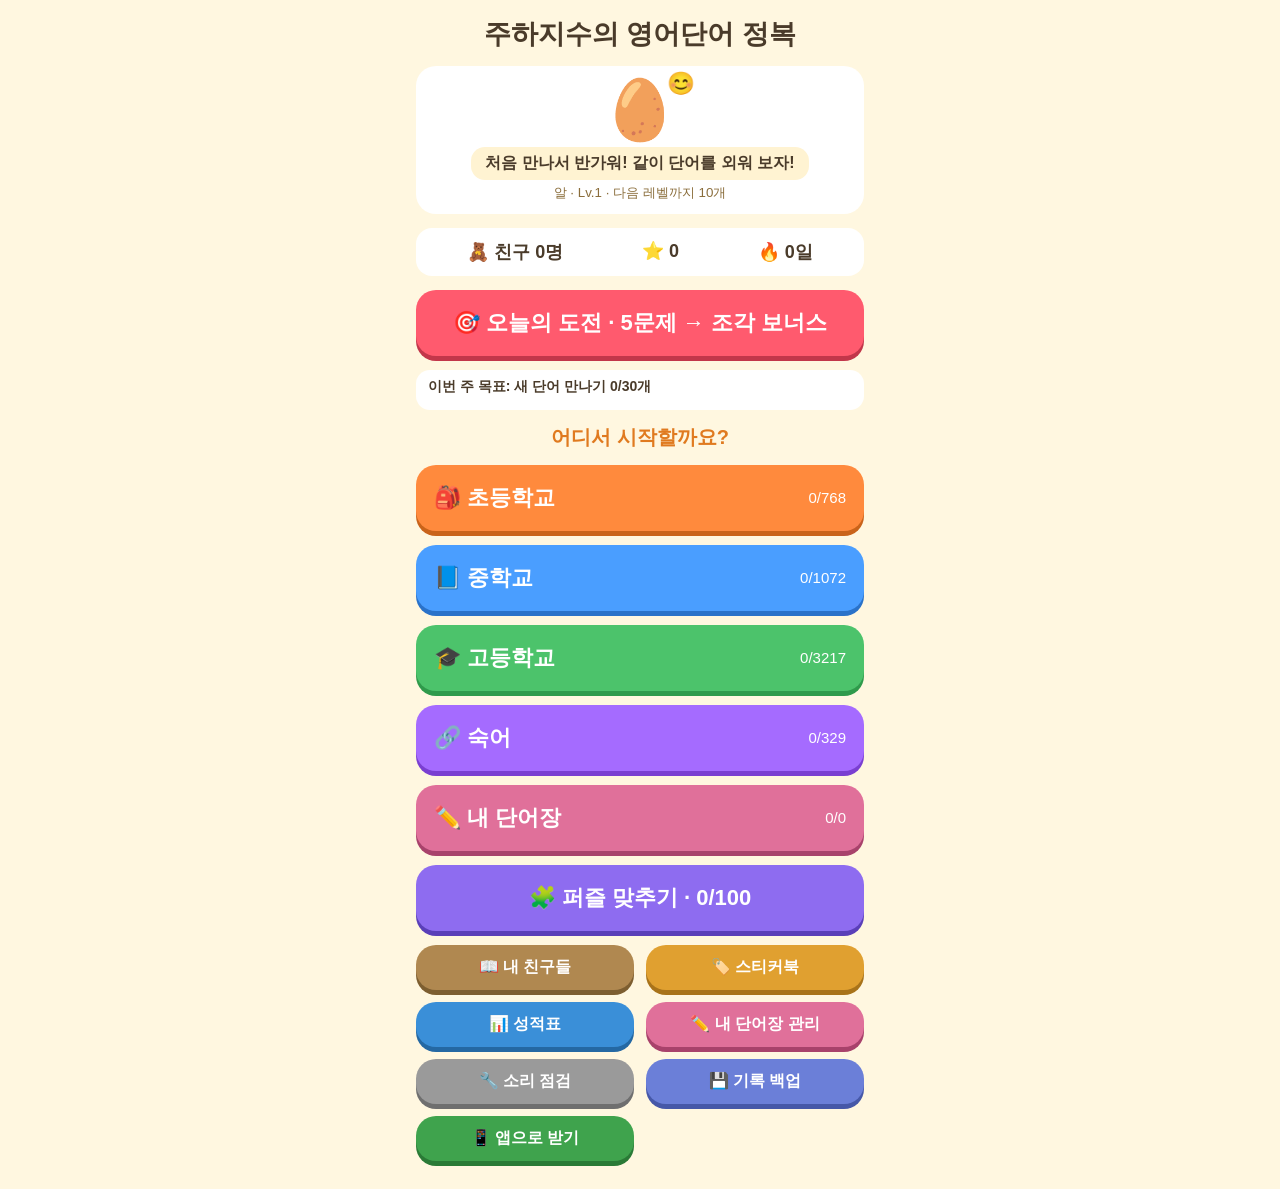
<file: index.html>
<!doctype html>
<html lang="ko">
<head>
<meta charset="utf-8">
<meta name="viewport" content="width=device-width,initial-scale=1,viewport-fit=cover">
<meta name="theme-color" content="#fff7e0">
<meta name="description" content="초등학생부터 고등학생까지, 게임으로 외우는 영어 단어">
<title>주하지수의 영어단어 정복</title>
<link rel="stylesheet" href="style.css">
</head>
<body>
<main id="app"></main>
<!-- 읽는 순서: 단어(words-*) -> 품사(pos) -> 친구(friends) -> 예문(ex-*) -> 소리(sound) -> 게임(game) -> 내 단어장(custom) -> 매일 요소(daily) -> 첫 화면(home) -> 백업(backup) -> 그림(scenes) -> 가족 사진(photos) -> 퍼즐(puzzle) -> 시작(start). 전역 이름은 wd 로 시작 -->
<script src="words-1.js"></script>
<script src="words-1b.js"></script>
<script src="words-1c.js"></script>
<script src="words-2.js"></script>
<script src="words-2b.js"></script>
<script src="words-2c.js"></script>
<script src="words-2d.js"></script>
<script src="words-3.js"></script>
<script src="words-3b.js"></script>
<script src="words-3c.js"></script>
<script src="words-3d.js"></script>
<script src="words-3e.js"></script>
<script src="words-3f.js"></script>
<script src="words-3g.js"></script>
<script src="words-3h.js"></script>
<script src="words-3i.js"></script>
<script src="words-idiom.js"></script>
<script src="words-idiom2.js"></script>
<script src="pos.js"></script>
<script src="friends.js"></script>
<script src="ex-1.js"></script>
<script src="ex-2.js"></script>
<script src="ex-3.js"></script>
<script src="ex-4.js"></script>
<script src="ex-5.js"></script>
<script src="ex-6.js"></script>
<script src="ex-7.js"></script>
<script src="ex-8.js"></script>
<script src="ex-9.js"></script>
<script src="ex-10.js"></script>
<script src="ex-11.js"></script>
<script src="ex-12.js"></script>
<script src="ex-13.js"></script>
<script src="ex-14.js"></script>
<script src="sound.js"></script>
<script src="game.js"></script>
<script src="custom.js"></script>
<script src="daily.js"></script>
<script src="home.js"></script>
<script src="backup.js"></script>
<script src="scenes.js"></script>
<script src="photos.js"></script>
<script src="puzzle.js"></script>
<script src="start.js"></script>
</body>
</html>
</file>
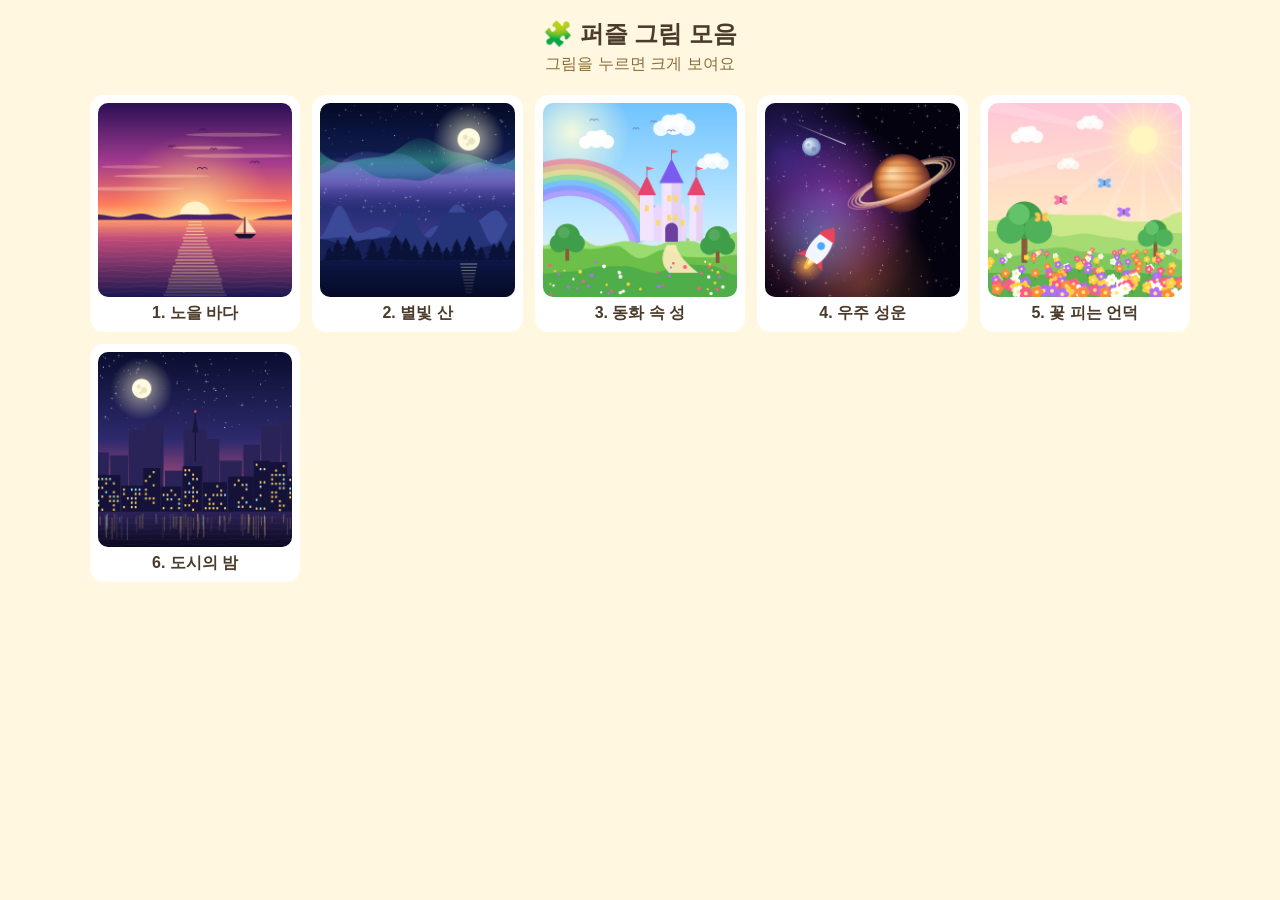
<file: gallery.html>
<!doctype html>
<html lang="ko">
<head>
<meta charset="utf-8">
<meta name="viewport" content="width=device-width,initial-scale=1">
<title>퍼즐 그림 모음</title>
<style>
  body { margin: 0; background: #fff7e0; color: #4a3b2a; font-family: "Malgun Gothic", "Apple SD Gothic Neo", sans-serif; }
  h1 { text-align: center; font-size: 24px; margin: 18px 8px 4px; }
  p { text-align: center; margin: 0 8px 8px; color: #8a6d3b; }
  .g { display: grid; grid-template-columns: repeat(auto-fill, minmax(200px, 1fr)); gap: 12px; padding: 12px; max-width: 1100px; margin: auto; }
  .c { background: #fff; border-radius: 14px; padding: 8px; text-align: center; font-weight: bold; }
  .c img { width: 100%; border-radius: 10px; display: block; margin-bottom: 6px; cursor: zoom-in; }
  #big { position: fixed; inset: 0; background: #000c; display: none; align-items: center; justify-content: center; z-index: 9; }
  #big img { max-width: 96vw; max-height: 96vh; border-radius: 12px; }
</style>
</head>
<body>
<h1>🧩 퍼즐 그림 모음</h1>
<p>그림을 누르면 크게 보여요</p>
<div class="g" id="g"></div>
<div id="big" onclick="this.style.display='none'"><img id="bigimg"></div>
<!-- 퍼즐에서 쓰는 그림 그리기 파일을 그대로 가져다 쓴다 -->
<script src="scenes.js"></script>
<script src="puzzle.js"></script>
<script>
  WD_THEMES.forEach(function (t, i) {
    var src = wdPzPicture(i), d = document.createElement('div');
    d.className = 'c';
    d.innerHTML = '<img src="' + src + '" alt="' + t.name + '">' + (i + 1) + '. ' + t.name;
    d.firstChild.onclick = function () { document.getElementById('bigimg').src = src; document.getElementById('big').style.display = 'flex'; };
    document.getElementById('g').appendChild(d);
  });
</script>
</body>
</html>
</file>
<file: style.css>
* { box-sizing: border-box; -webkit-tap-highlight-color: transparent; user-select: none; }
html, body { margin: 0; min-height: 100%; background: #fff7e0; color: #4a3b2a;
  font-family: "Malgun Gothic", "Apple SD Gothic Neo", sans-serif; }
#app { max-width: 480px; margin: 0 auto; min-height: 100vh; padding: 16px 16px 28px;
  display: flex; flex-direction: column; gap: 14px; justify-content: center; }
h1 { margin: 0; text-align: center; font-size: 34px; }
.stats { display: flex; justify-content: space-around; font-size: 18px; font-weight: bold;
  background: #fff; border-radius: 16px; padding: 12px; }
.btn { border: 0; border-radius: 20px; padding: 18px; font-size: 22px; font-weight: bold; color: #fff;
  background: #ff8a3d; box-shadow: 0 5px 0 #c9631a; }
.btn:active { transform: translateY(4px); box-shadow: 0 1px 0 #c9631a; }
.btn.green { background: #4cc36b; box-shadow: 0 5px 0 #2f9a4b; }
.btn.blue { background: #4a9eff; box-shadow: 0 5px 0 #2a72c9; }
.btn.small { padding: 10px; font-size: 18px; }
.top { display: flex; align-items: center; gap: 10px; }
.top .x { border: 0; background: #fff; border-radius: 12px; font-size: 18px; padding: 8px 12px; }
.bar { flex: 1; height: 14px; background: #ffe0a8; border-radius: 9px; overflow: hidden; }
.bar i { display: block; height: 100%; background: #4cc36b; transition: width .3s; }
.big { font-size: 110px; text-align: center; line-height: 1.1; }
.word { font-size: 46px; font-weight: bold; text-align: center; }
.ko { font-size: 26px; text-align: center; color: #8a6d3b; }
.tag { text-align: center; font-size: 20px; font-weight: bold; color: #e07a1f; }
.grid2 { display: grid; grid-template-columns: 1fr 1fr; gap: 12px; }
.opt { background: #fff; border: 3px solid #ffd58a; border-radius: 20px; padding: 14px 6px;
  font-size: 64px; min-height: 110px; }
.opt.t { font-size: 28px; font-weight: bold; color: #4a3b2a; }
.good { background: #c9f5d4 !important; border-color: #4cc36b !important; }
.bad { background: #ffd3d3 !important; border-color: #e55 !important; animation: shake .3s; }
@keyframes shake { 25% { transform: translateX(-8px); } 75% { transform: translateX(8px); } }
.slots, .tiles { display: flex; flex-wrap: wrap; gap: 8px; justify-content: center; }
.slot { width: 44px; height: 56px; border-bottom: 4px solid #c9a15a; font-size: 36px;
  font-weight: bold; text-align: center; }
.tile { width: 54px; height: 58px; border-radius: 12px; border: 0; background: #ffb74d;
  font-size: 30px; font-weight: bold; color: #fff; box-shadow: 0 4px 0 #d98a1f; }
.tile:disabled { opacity: .2; }
.dex { display: grid; grid-template-columns: repeat(4, 1fr); gap: 8px; }
.card { background: #fff; border-radius: 14px; text-align: center; padding: 8px 2px; font-size: 38px; }
.card small { display: block; font-size: 12px; color: #8a6d3b; }
.card.part { opacity: .55; }
.card.lock { filter: grayscale(1); opacity: .35; }
.friends { text-align: center; font-size: 44px; }
.sm .slot{width:30px;font-size:28px}
.sm .tile{width:44px}
.lvbtn{display:flex;justify-content:space-between;align-items:center;text-align:left}
.lvbtn small{font-size:15px;font-weight:normal}
.tabs{display:flex;gap:8px}
.tabs .btn{flex:1;padding:10px;font-size:16px}
.row{display:flex;justify-content:space-between;background:#fff;border-radius:12px;padding:10px 14px;font-size:18px}
.row.lock{opacity:.35}
.row.part{opacity:.7}
.opt.k{font-size:24px;font-weight:bold;color:#4a3b2a;word-break:keep-all}
.btn.purple{background:#a56bff;box-shadow:0 5px 0 #7a3fd1}
.pos{display:inline-block;border-radius:10px;padding:2px 10px;font-size:15px;font-weight:bold;color:#fff;background:#888}
.pos.n{background:#4a9eff}.pos.v{background:#ef5b5b}.pos.a{background:#3fb860}.pos.d{background:#a56bff}.pos.p{background:#8a8a8a}.pos.i{background:#ff8a3d}
.opt.ox{font-size:64px}
.opt.k.long{font-size:18px}
.tabs .btn{font-size:14px;padding:8px 2px}
.row{gap:8px;font-size:16px}
.row span:last-child{text-align:right}
.pos.c{background:#d98a1f}
.fr{display:inline-block;width:1.45em;height:1.45em;line-height:1.45em;text-align:center;border-radius:50%}
.fr.t1{background:radial-gradient(circle,#fff6c2 30%,#ffd54a 100%);box-shadow:0 0 8px #ffc928}
.fr.t2{background:linear-gradient(135deg,#ffb3c1,#ffe3a3,#b8f0c2,#a8d4ff,#d3b8ff);box-shadow:0 0 8px #b99cff}
.friends .tag{font-size:16px}
.card small{word-break:keep-all}
#wdToast{position:fixed;left:50%;bottom:24px;transform:translateX(-50%);max-width:90%;background:#4a3b2a;color:#fff;border-radius:14px;padding:12px 16px;font-size:15px;opacity:0;pointer-events:none;transition:opacity .2s;z-index:9}
#wdToast.show{opacity:1}
.btn.pink{background:#e0709a;box-shadow:0 5px 0 #a8426b}
.btn.pzbtn{background:#8e6cf0;box-shadow:0 5px 0 #5a3fb8}
.btn.lvbtn small{white-space:nowrap}
.ex{background:#fff;border-radius:14px;padding:12px 14px;font-size:20px;line-height:1.5;text-align:center;color:#4a3b2a}
.ex b{color:#e07a1f}
.ex.blank{font-size:24px;font-weight:bold}
.exsay{border:0;background:none;font-size:20px;margin-left:6px}
.inp{width:100%;font-size:18px;padding:12px 14px;border:3px solid #ffd58a;border-radius:14px;background:#fff;color:#4a3b2a;user-select:text}
.del{border:0;background:#ffd3d3;border-radius:8px;padding:2px 8px;margin-left:6px}
.tabs{flex-wrap:wrap}
.tabs .btn{min-width:30%}
.pzscroll{overflow:auto;max-height:62vh;border-radius:12px;background:#fff;-webkit-overflow-scrolling:touch}
.pzboard{display:grid;grid-template-columns:repeat(10,var(--c));width:calc(var(--c)*10)}
.pzc{width:var(--c);height:var(--c);background-color:#efe3c8;background-image:none;background-size:1000% 1000%;border:1px dashed #cdbb94;box-sizing:border-box;display:flex;align-items:center;justify-content:center;font-size:calc(var(--c)*.3);font-weight:bold;color:#b3a07a}
.pzc.on{background-image:var(--img);border:0;font-size:0}
.pzc.hint{background-color:#ffd98a;color:#a8561a;animation:pzblink .5s infinite alternate;outline:3px solid #ff8a3d;outline-offset:-3px}
.pzc.pop{animation:pzpop .5s}
.pzc.bad{animation:shake .3s;background-color:#ffd3d3}
@keyframes pzblink{from{transform:scale(1)}to{transform:scale(1.15)}}
@keyframes pzpop{0%{transform:scale(1.8);z-index:2}100%{transform:scale(1)}}
.pztray{display:flex;align-items:center;gap:14px;background:#fff;border-radius:16px;padding:10px 14px;font-size:15px}
.pzp{flex:none;width:96px;height:96px;background-image:var(--img);background-size:1000% 1000%;border-radius:12px;box-shadow:0 4px 10px #0005;border:3px solid #fff}
.pzfull{width:100%;border-radius:16px;box-shadow:0 6px 16px #0004}
.pzthumb{width:100%;border-radius:12px}
#pzroot{--img:none}
.pzp{position:relative}
.pznum{position:absolute;left:50%;bottom:-12px;transform:translateX(-50%);background:#8e6cf0;color:#fff;font-weight:bold;font-size:15px;border-radius:12px;padding:1px 10px;border:2px solid #fff}
.pznum{white-space:nowrap}
.pet{display:flex;flex-direction:column;align-items:center;gap:4px;background:#fff;border-radius:20px;padding:12px 10px}
.petE{position:relative;line-height:1.1}
.petMood{position:absolute;right:-18px;top:-6px;font-size:.38em}
.bubble{background:#fff3d2;border-radius:14px;padding:6px 14px;font-size:16px;font-weight:bold;text-align:center}
.pet small{color:#8a6d3b}
.btn.dailybtn{background:#ff5a6e;box-shadow:0 5px 0 #c2364a}
.btn.dailybtn.off{background:#b9b0a2;box-shadow:0 5px 0 #8a8174}
.btn.giftbtn{background:#f0a020;box-shadow:0 5px 0 #b0730d;animation:giftwiggle 1.4s infinite}
@keyframes giftwiggle{0%,80%,100%{transform:rotate(0)}85%{transform:rotate(-3deg)}90%{transform:rotate(3deg)}95%{transform:rotate(-2deg)}}
.weekbar{background:#fff;border-radius:14px;padding:8px 12px;font-size:14px;font-weight:bold;display:flex;flex-direction:column;gap:6px}
.giftbox{border:0;background:none;font-size:150px;animation:giftwiggle 1s infinite;line-height:1.2}
.giftpop{animation:pzpop .6s}
.bonus{text-align:center;font-size:17px;font-weight:bold;color:#c2364a;background:#fff;border-radius:12px;padding:8px 10px}
.badges{display:flex;flex-wrap:wrap;gap:8px;justify-content:center}
.badge{background:#e6dfd0;color:#9a8f7a;border-radius:14px;padding:6px 12px;font-weight:bold}
.badge.on{background:#ff8a3d;color:#fff}
.wkrow{display:grid;grid-template-columns:repeat(7,1fr);gap:4px}
.wk{background:#fff;border-radius:10px;text-align:center;padding:6px 0;font-size:14px;display:flex;flex-direction:column;gap:2px}
.wk.today{outline:3px solid #ff8a3d}
.grid2 .btn.small{font-size:16px;padding:12px 6px}
</file>
